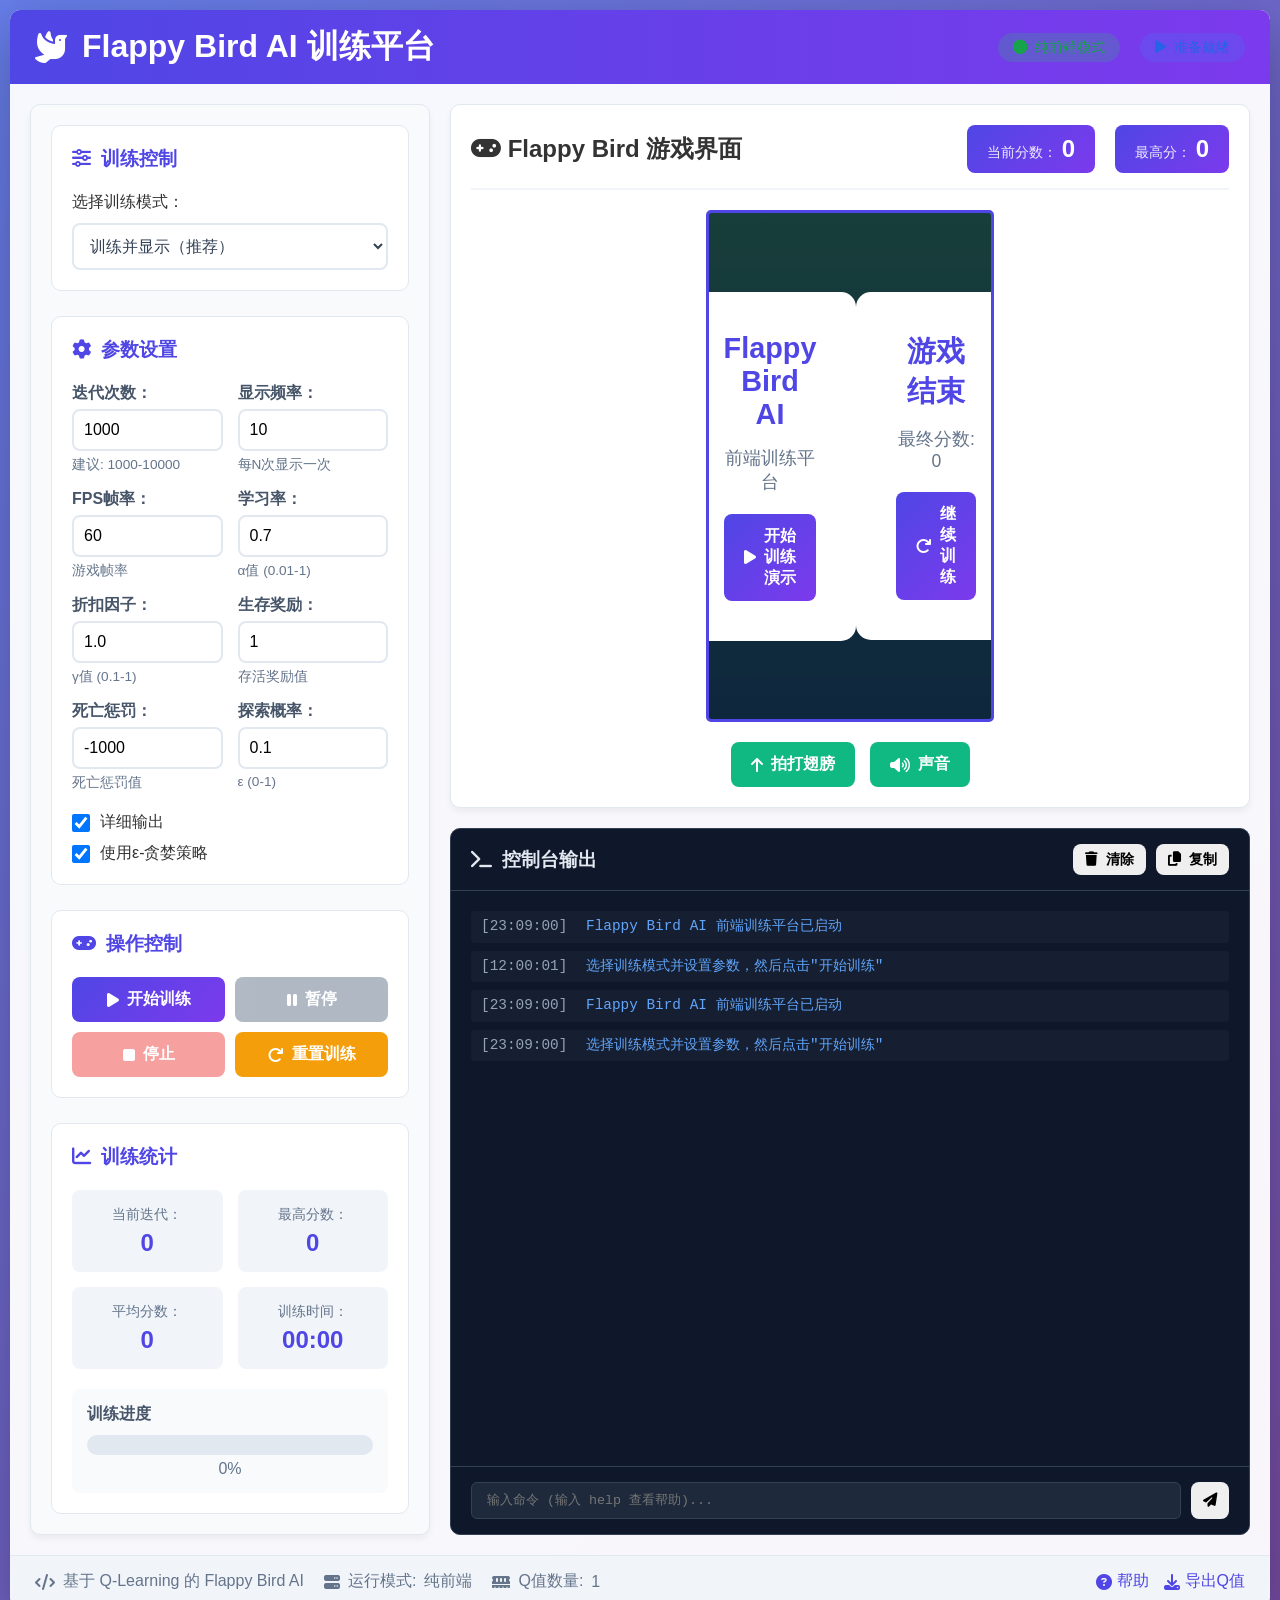
<file: flappy-bird-web/frontend/index.html>
<!DOCTYPE html>
<html lang="zh-CN">
<head>
    <meta charset="UTF-8">
    <meta name="viewport" content="width=device-width, initial-scale=1.0">
    <title>Flappy Bird AI 训练平台</title>
    <link rel="stylesheet" href="css/style.css">
    <link rel="stylesheet" href="https://cdnjs.cloudflare.com/ajax/libs/font-awesome/6.4.0/css/all.min.css">
</head>
<body>
<div class="container">
    <!-- 标题栏 -->
    <header class="header">
        <div class="logo">
            <i class="fas fa-dove"></i>
            <h1>Flappy Bird AI 训练平台</h1>
        </div>
        <div class="status-info">
                <span id="connection-status" class="status-connected">
                    <i class="fas fa-circle"></i> 纯前端模式
                </span>
            <span id="game-status" class="status-ready">
                    <i class="fas fa-play"></i> 准备就绪
                </span>
        </div>
    </header>

    <div class="main-content">
        <!-- 左侧控制台区域 -->
        <section class="control-panel">
            <!-- 功能选择 -->
            <div class="panel-section">
                <h2><i class="fas fa-sliders-h"></i> 训练控制</h2>
                <div class="function-select">
                    <label for="function-select">选择训练模式：</label>
                    <select id="function-select" class="dropdown">
                        <option value="train_with_display">训练并显示（推荐）</option>
                        <option value="initialize_qvalues">初始化Q值</option>
                    </select>
                </div>
            </div>

            <!-- 参数设置 -->
            <div class="panel-section">
                <h2><i class="fas fa-cog"></i> 参数设置</h2>
                <div class="parameter-grid">
                    <div class="param-group">
                        <label for="iterations">迭代次数：</label>
                        <input type="number" id="iterations" value="1000" min="1" max="100000">
                        <span class="param-hint">建议: 1000-10000</span>
                    </div>
                    <div class="param-group">
                        <label for="display-freq">显示频率：</label>
                        <input type="number" id="display-freq" value="10" min="1" max="100">
                        <span class="param-hint">每N次显示一次</span>
                    </div>
                    <div class="param-group">
                        <label for="fps">FPS帧率：</label>
                        <input type="number" id="fps" value="60" min="1" max="120">
                        <span class="param-hint">游戏帧率</span>
                    </div>
                    <div class="param-group">
                        <label for="learning-rate">学习率：</label>
                        <input type="number" id="learning-rate" value="0.7" min="0.01" max="1" step="0.01">
                        <span class="param-hint">α值 (0.01-1)</span>
                    </div>
                    <div class="param-group">
                        <label for="discount-factor">折扣因子：</label>
                        <input type="number" id="discount-factor" value="1.0" min="0.1" max="1" step="0.1">
                        <span class="param-hint">γ值 (0.1-1)</span>
                    </div>
                    <div class="param-group">
                        <label for="reward-alive">生存奖励：</label>
                        <input type="number" id="reward-alive" value="1" min="-100" max="100">
                        <span class="param-hint">存活奖励值</span>
                    </div>
                    <div class="param-group">
                        <label for="reward-death">死亡惩罚：</label>
                        <input type="number" id="reward-death" value="-1000" min="-10000" max="0">
                        <span class="param-hint">死亡惩罚值</span>
                    </div>
                    <div class="param-group">
                        <label for="exploration-rate">探索概率：</label>
                        <input type="number" id="exploration-rate" value="0.1" min="0" max="1" step="0.05">
                        <span class="param-hint">ε (0-1)</span>
                    </div>
                </div>

                <div class="checkbox-group">
                    <label class="checkbox">
                        <input type="checkbox" id="verbose" checked>
                        <span>详细输出</span>
                    </label>
                    <label class="checkbox">
                        <input type="checkbox" id="use-epsilon" checked>
                        <span>使用ε-贪婪策略</span>
                    </label>
                </div>
            </div>

            <!-- 控制按钮 -->
            <div class="panel-section">
                <h2><i class="fas fa-gamepad"></i> 操作控制</h2>
                <div class="button-group">
                    <button id="start-btn" class="btn btn-primary">
                        <i class="fas fa-play"></i> 开始训练
                    </button>
                    <button id="pause-btn" class="btn btn-secondary" disabled>
                        <i class="fas fa-pause"></i> 暂停
                    </button>
                    <button id="stop-btn" class="btn btn-danger" disabled>
                        <i class="fas fa-stop"></i> 停止
                    </button>
                    <button id="reset-btn" class="btn btn-warning">
                        <i class="fas fa-redo"></i> 重置训练
                    </button>
                </div>
            </div>

            <!-- 训练统计 -->
            <div class="panel-section">
                <h2><i class="fas fa-chart-line"></i> 训练统计</h2>
                <div class="stats-grid">
                    <div class="stat-item">
                        <span class="stat-label">当前迭代：</span>
                        <span id="current-iter" class="stat-value">0</span>
                    </div>
                    <div class="stat-item">
                        <span class="stat-label">最高分数：</span>
                        <span id="max-score" class="stat-value">0</span>
                    </div>
                    <div class="stat-item">
                        <span class="stat-label">平均分数：</span>
                        <span id="avg-score" class="stat-value">0.0</span>
                    </div>
                    <div class="stat-item">
                        <span class="stat-label">训练时间：</span>
                        <span id="training-time" class="stat-value">00:00</span>
                    </div>
                </div>
                <div class="progress-container">
                    <div class="progress-label">训练进度</div>
                    <div class="progress-bar">
                        <div id="progress-fill" class="progress-fill" style="width: 0%"></div>
                    </div>
                    <div class="progress-text">
                        <span id="progress-text">0%</span>
                    </div>
                </div>
            </div>
        </section>

        <!-- 右侧游戏区域 -->
        <section class="game-area">
            <!-- 游戏画布容器 -->
            <div class="game-container">
                <div class="game-header">
                    <h2><i class="fas fa-gamepad"></i> Flappy Bird 游戏界面</h2>
                    <div class="game-scores">
                        <div class="score-display">
                            <span class="score-label">当前分数：</span>
                            <span id="current-score" class="score-value">0</span>
                        </div>
                        <div class="score-display">
                            <span class="score-label">最高分：</span>
                            <span id="best-score" class="score-value">0</span>
                        </div>
                    </div>
                </div>

                <div class="game-canvas-container">
                    <!-- 游戏画布 -->
                    <canvas id="game-canvas" width="288" height="512"></canvas>

                    <!-- 游戏状态覆盖层 -->
                    <div id="game-overlay" class="game-overlay active">
                        <div id="welcome-screen" class="overlay-content active">
                            <h3>Flappy Bird AI</h3>
                            <p>前端训练平台</p>
                            <button id="start-game-btn" class="btn btn-primary">
                                <i class="fas fa-play"></i> 开始训练演示
                            </button>
                        </div>
                        <div id="game-over-screen" class="overlay-content">
                            <h3>游戏结束</h3>
                            <p>最终分数: <span id="final-score">0</span></p>
                            <button id="restart-game-btn" class="btn btn-primary">
                                <i class="fas fa-redo"></i> 继续训练
                            </button>
                        </div>
                    </div>
                </div>

                <div class="game-controls">
                    <button id="flap-btn" class="btn btn-game">
                        <i class="fas fa-arrow-up"></i> 拍打翅膀
                    </button>
                    <button id="toggle-sound" class="btn btn-game">
                        <i class="fas fa-volume-up"></i> 声音
                    </button>
                </div>
            </div>

            <!-- 控制台输出 -->
            <div class="console-container">
                <div class="console-header">
                    <h3><i class="fas fa-terminal"></i> 控制台输出</h3>
                    <div class="console-actions">
                        <button id="clear-console" class="btn btn-small">
                            <i class="fas fa-trash"></i> 清除
                        </button>
                        <button id="copy-console" class="btn btn-small">
                            <i class="fas fa-copy"></i> 复制
                        </button>
                    </div>
                </div>
                <div class="console-output" id="console-output">
                    <div class="console-message info">
                        <span class="timestamp" id="timestamp-start">[12:00:00]</span>
                        <span class="message">Flappy Bird AI 前端训练平台已启动</span>
                    </div>
                    <div class="console-message info">
                        <span class="timestamp">[12:00:01]</span>
                        <span class="message">选择训练模式并设置参数，然后点击"开始训练"</span>
                    </div>
                </div>
                <div class="console-input">
                    <input type="text" id="console-input" placeholder="输入命令 (输入 help 查看帮助)...">
                    <button id="send-command" class="btn btn-small">
                        <i class="fas fa-paper-plane"></i>
                    </button>
                </div>
            </div>
        </section>
    </div>

    <!-- 底部信息栏 -->
    <footer class="footer">
        <div class="footer-info">
            <span><i class="fas fa-code"></i> 基于 Q-Learning 的 Flappy Bird AI</span>
            <span><i class="fas fa-server"></i> 运行模式: <span id="server-status">纯前端</span></span>
            <span><i class="fas fa-memory"></i> Q值数量: <span id="qvalues-count">0</span></span>
        </div>
        <div class="footer-links">
            <a href="#" id="help-link"><i class="fas fa-question-circle"></i> 帮助</a>
            <a href="#" id="download-qvalues"><i class="fas fa-download"></i> 导出Q值</a>
        </div>
    </footer>
</div>

<!-- JavaScript文件 -->
<script src="js/bot.js"></script>
<script src="js/game.js"></script>
<script src="js/ui.js"></script>
</body>
</html>
</file>
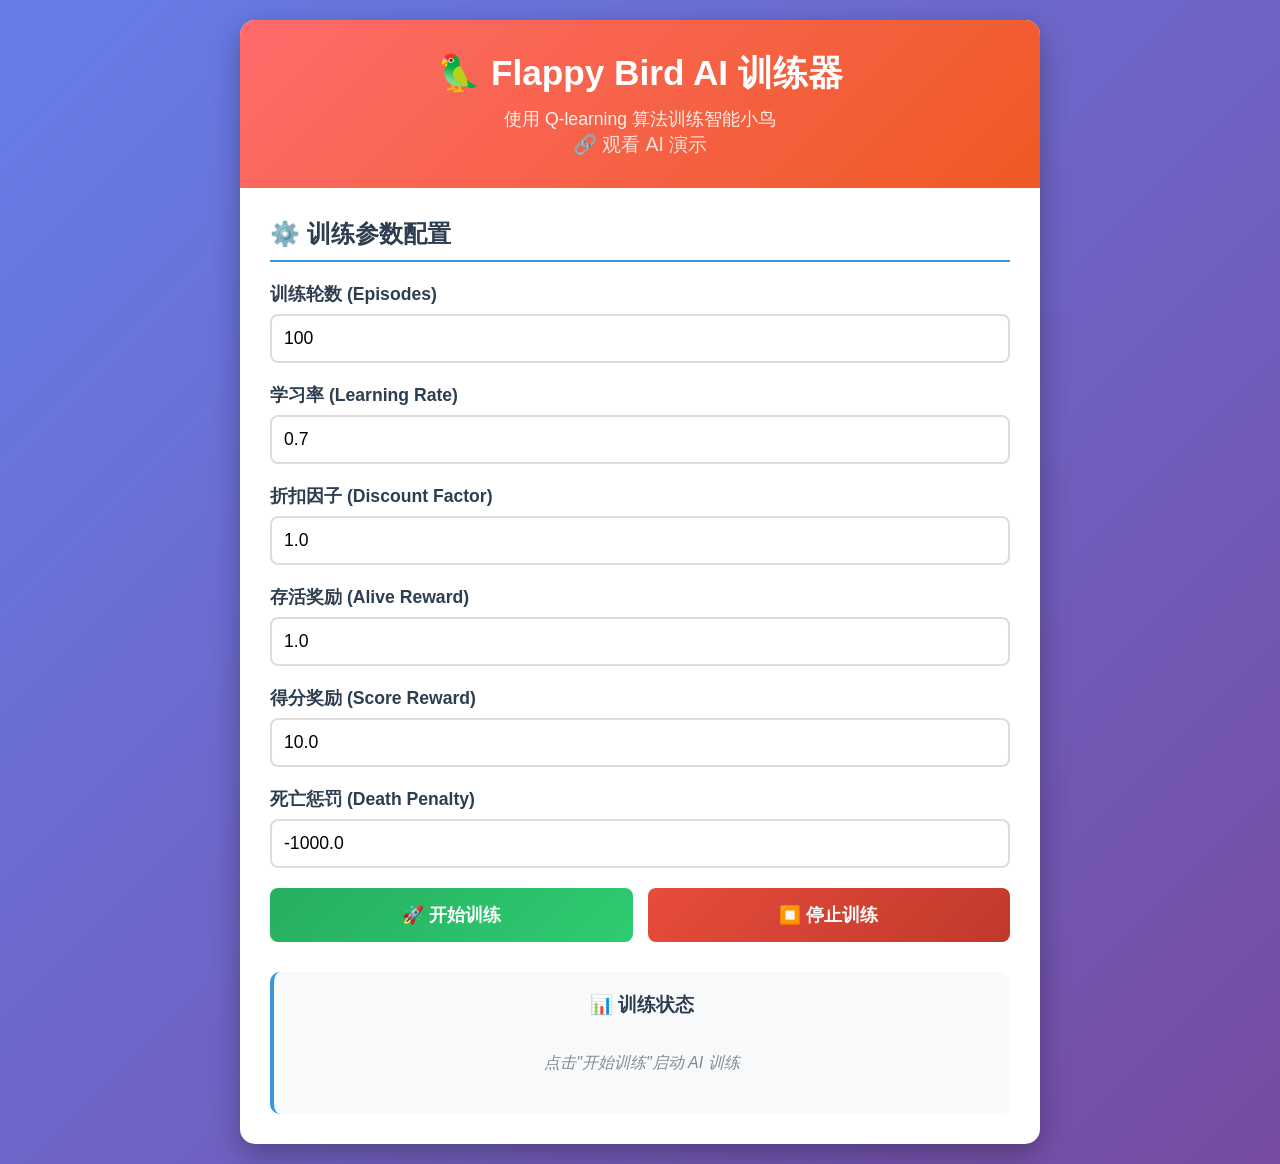
<file: web/templates/index.html>
<!DOCTYPE html>
<html lang="zh-CN">
<head>
    <meta charset="UTF-8">
    <meta name="viewport" content="width=device-width, initial-scale=1.0">
    <title>Flappy Bird AI 训练器</title>
    <style>
        * {
            margin: 0;
            padding: 0;
            box-sizing: border-box;
        }
        
        body {
            font-family: 'Segoe UI', Tahoma, Geneva, Verdana, sans-serif;
            background: linear-gradient(135deg, #667eea 0%, #764ba2 100%);
            min-height: 100vh;
            padding: 20px;
        }
        
        .container {
            max-width: 800px;
            margin: 0 auto;
            background: white;
            border-radius: 15px;
            box-shadow: 0 10px 30px rgba(0,0,0,0.3);
            overflow: hidden;
        }
        
        header {
            background: linear-gradient(135deg, #ff6b6b 0%, #ee5a24 100%);
            color: white;
            padding: 30px;
            text-align: center;
        }
        
        header h1 {
            font-size: 2.2rem;
            margin-bottom: 10px;
        }
        
        header p {
            opacity: 0.9;
            font-size: 1.1rem;
        }
        
        .content {
            padding: 30px;
        }
        
        .form-section {
            margin-bottom: 30px;
        }
        
        .form-section h2 {
            color: #2c3e50;
            margin-bottom: 20px;
            padding-bottom: 10px;
            border-bottom: 2px solid #3498db;
        }
        
        .form-group {
            margin-bottom: 20px;
        }
        
        label {
            display: block;
            margin-bottom: 8px;
            font-weight: bold;
            color: #2c3e50;
            font-size: 1.1rem;
        }
        
        input[type="number"] {
            width: 100%;
            padding: 12px;
            border: 2px solid #ddd;
            border-radius: 8px;
            font-size: 1.1rem;
            transition: border-color 0.3s;
        }
        
        input[type="number"]:focus {
            outline: none;
            border-color: #3498db;
        }
        
        .button-group {
            display: flex;
            gap: 15px;
            margin-top: 20px;
        }
        
        button {
            flex: 1;
            padding: 15px;
            border: none;
            border-radius: 8px;
            font-size: 1.1rem;
            font-weight: bold;
            cursor: pointer;
            transition: all 0.3s;
        }
        
        .btn-start {
            background: linear-gradient(135deg, #27ae60 0%, #2ecc71 100%);
            color: white;
        }
        
        .btn-start:hover {
            background: linear-gradient(135deg, #219653 0%, #27ae60 100%);
            transform: translateY(-2px);
        }
        
        .btn-stop {
            background: linear-gradient(135deg, #e74c3c 0%, #c0392b 100%);
            color: white;
        }
        
        .btn-stop:hover {
            background: linear-gradient(135deg, #c0392b 0%, #a93226 100%);
            transform: translateY(-2px);
        }
        
        .status-section {
            margin-top: 30px;
            padding: 20px;
            background: #f8f9fa;
            border-radius: 10px;
            border-left: 4px solid #3498db;
        }
        
        .status-section h3 {
            color: #2c3e50;
            margin-bottom: 15px;
            text-align: center;
        }
        
        .progress-container {
            margin: 20px 0;
        }
        
        .progress-label {
            display: flex;
            justify-content: space-between;
            margin-bottom: 8px;
            font-weight: bold;
            color: #2c3e50;
        }
        
        .progress-bar {
            height: 25px;
            background: #ecf0f1;
            border-radius: 12px;
            overflow: hidden;
            box-shadow: inset 0 1px 3px rgba(0,0,0,0.2);
        }
        
        .progress-fill {
            height: 100%;
            background: linear-gradient(90deg, #3498db, #2980b9);
            border-radius: 12px;
            transition: width 0.5s ease;
            width: 0%;
        }
        
        .stats-grid {
            display: grid;
            grid-template-columns: repeat(auto-fit, minmax(150px, 1fr));
            gap: 15px;
            margin-top: 20px;
        }
        
        .stat-card {
            background: white;
            padding: 15px;
            border-radius: 8px;
            text-align: center;
            box-shadow: 0 2px 5px rgba(0,0,0,0.1);
        }
        
        .stat-value {
            font-size: 1.8rem;
            font-weight: bold;
            color: #2c3e50;
            margin: 5px 0;
        }
        
        .stat-label {
            color: #7f8c8d;
            font-size: 0.9rem;
        }
        
        .not-training {
            text-align: center;
            color: #7f8c8d;
            font-style: italic;
            padding: 20px;
        }
        
        @media (max-width: 600px) {
            .button-group {
                flex-direction: column;
            }
            
            header {
                padding: 20px;
            }
            
            header h1 {
                font-size: 1.8rem;
            }
            
            .content {
                padding: 20px;
            }
        }
    </style>
</head>
<body>
    <div class="container">
        <header>
            <h1>🦜 Flappy Bird AI 训练器</h1>
            <p>使用 Q-learning 算法训练智能小鸟</p>
            <p>
  <a href="/demo"
     style="color: white; 
            text-decoration: none; 
            font-size: 1.1em; 
            font-weight: 500; 
            opacity: 0.9;"
     onmouseover="this.style.opacity='1'"
     onmouseout="this.style.opacity='0.9'">
    🔗 观看 AI 演示
  </a>
</p>
        </header>
        <div class="content">
            <div class="form-section">
                <h2>⚙️ 训练参数配置</h2>
                
                <div class="form-group">
                    <label for="episodes">训练轮数 (Episodes)</label>
                    <input type="number" id="episodes" value="100" min="1" max="10000" step="10">
                </div>
                
                <div class="form-group">
                    <label for="learning_rate">学习率 (Learning Rate)</label>
                    <input type="number" id="learning_rate" value="0.7" min="0.1" max="1.0" step="0.1">
                </div>
                
                <div class="form-group">
                    <label for="discount_factor">折扣因子 (Discount Factor)</label>
                    <input type="number" id="discount_factor" value="1.0" min="0" max="1.0" step="0.1">
                </div>
                
                <div class="form-group">
                    <label for="alive_reward">存活奖励 (Alive Reward)</label>
                    <input type="number" id="alive_reward" value="1.0" min="-100" max="100" step="0.1">
                </div>
                <div class="form-group">
                    <label for="score_reward">得分奖励 (Score Reward)</label>
                    <input type="number" id="score_reward" value="10.0" min="-100" max="1000" step="1">
                </div>
                <div class="form-group">
                    <label for="death_penalty">死亡惩罚 (Death Penalty)</label>
                    <input type="number" id="death_penalty" value="-1000.0" min="-10000" max="0" step="10">
                </div>
                
                <div class="button-group">
                    <button class="btn-start" onclick="startTraining()">🚀 开始训练</button>
                    <button class="btn-stop" onclick="stopTraining()">⏹️ 停止训练</button>
                </div>
            </div>
            
            <div class="status-section">
                <h3>📊 训练状态</h3>
                <div id="status-content">
                    <div class="not-training">点击"开始训练"启动 AI 训练</div>
                </div>
            </div>
        </div>
    </div>

    <script>
        let trainingInterval = null;
        let isTraining = false;
        
        async function startTraining() {
            if (isTraining) {
                alert('训练已在进行中！');
                return;
            }
            
            const params = {
                episodes: parseInt(document.getElementById('episodes').value),
                learning_rate: parseFloat(document.getElementById('learning_rate').value),
                discount_factor: parseFloat(document.getElementById('discount_factor').value),
                alive_reward: parseFloat(document.getElementById('alive_reward').value),
                score_reward: parseFloat(document.getElementById('score_reward').value),
                death_penalty: parseFloat(document.getElementById('death_penalty').value)
            };
            
            // 参数验证
            if (isNaN(params.episodes) || params.episodes < 1 || params.episodes > 10000) {
                alert('请设置有效的训练轮数 (1-10000)');
                return;
            }
            
            try {
                const response = await fetch('/api/train', {
                    method: 'POST',
                    headers: {'Content-Type': 'application/json'},
                    body: JSON.stringify(params)
                });
                
                const result = await response.json();
                if (result.success) {
                    isTraining = true;
                    updateStatusUI('正在启动训练...');
                    startStatusPolling();
                } else {
                    alert('启动失败: ' + result.message);
                }
            } catch (error) {
                alert('网络错误: ' + error.message);
            }
        }
        
        async function stopTraining() {
            if (!isTraining) {
                alert('没有正在进行的训练');
                return;
            }
            
            try {
                await fetch('/api/stop', {method: 'POST'});
                isTraining = false;
                clearInterval(trainingInterval);
                updateStatusUI('训练已停止');
            } catch (error) {
                alert('停止失败: ' + error.message);
            }
        }
        
        function startStatusPolling() {
            trainingInterval = setInterval(async () => {
                try {
                    const response = await fetch('/api/status');
                    const status = await response.json();
                    
                    if (!status.is_training) {
                        isTraining = false;
                        clearInterval(trainingInterval);
                        updateStatusUI('训练已完成！', status.progress);
                    } else {
                        updateStatusUI('训练中...', status.progress);
                    }
                } catch (error) {
                    console.error('获取状态失败:', error);
                }
            }, 1000);
        }
        
        function updateStatusUI(message, progress = null) {
            const statusContent = document.getElementById('status-content');
            
            if (progress && progress.episode) {
                const percent = (progress.episode / progress.total_episodes) * 100;
                const statsHTML = `
                    <div class="progress-container">
                        <div class="progress-label">
                            <span>进度: ${progress.episode}/${progress.total_episodes}</span>
                            <span>${Math.round(percent)}%</span>
                        </div>
                        <div class="progress-bar">
                            <div class="progress-fill" style="width: ${percent}%"></div>
                        </div>
                    </div>
                    <div class="stats-grid">
                        <div class="stat-card">
                            <div class="stat-value">${progress.score}</div>
                            <div class="stat-label">当前得分</div>
                        </div>
                        <div class="stat-card">
                            <div class="stat-value">${progress.best_score}</div>
                            <div class="stat-label">最佳得分</div>
                        </div>
                        <div class="stat-card">
                            <div class="stat-value">${progress.avg_score}</div>
                            <div class="stat-label">平均得分</div>
                        </div>
                    </div>
                `;
                statusContent.innerHTML = statsHTML;
            } else {
                statusContent.innerHTML = `<div class="not-training">${message}</div>`;
            }
        }
    </script>
</body>
</html>
</file>
<file: flappy-bird-web/frontend/css/style.css>
/* 全局样式 */
* {
    margin: 0;
    padding: 0;
    box-sizing: border-box;
}

body {
    font-family: 'Segoe UI', Tahoma, Geneva, Verdana, sans-serif;
    background: linear-gradient(135deg, #667eea 0%, #764ba2 100%);
    color: #333;
    min-height: 100vh;
    overflow-x: hidden;
}

.container {
    display: flex;
    flex-direction: column;
    min-height: 100vh;
    background: rgba(255, 255, 255, 0.95);
    border-radius: 10px;
    margin: 10px;
    box-shadow: 0 20px 60px rgba(0, 0, 0, 0.3);
}

/* 头部样式 */
.header {
    background: linear-gradient(90deg, #4f46e5, #7c3aed);
    color: white;
    padding: 15px 25px;
    display: flex;
    justify-content: space-between;
    align-items: center;
    border-radius: 10px 10px 0 0;
}

.logo {
    display: flex;
    align-items: center;
    gap: 15px;
}

.logo i {
    font-size: 2rem;
    animation: float 3s ease-in-out infinite;
}

@keyframes float {
    0%, 100% { transform: translateY(0); }
    50% { transform: translateY(-10px); }
}

.status-info {
    display: flex;
    gap: 20px;
}

.status-connected, .status-ready {
    padding: 5px 15px;
    border-radius: 20px;
    font-size: 0.9rem;
    display: flex;
    align-items: center;
    gap: 8px;
}

.status-connected {
    background: rgba(34, 197, 94, 0.2);
    color: #16a34a;
}

.status-ready {
    background: rgba(59, 130, 246, 0.2);
    color: #2563eb;
}

/* 主要内容区域 */
.main-content {
    display: flex;
    flex: 1;
    padding: 20px;
    gap: 20px;
    min-height: 0;
}

/* 左侧控制面板 */
.control-panel {
    flex: 0 0 400px;
    background: #f8fafc;
    border-radius: 10px;
    padding: 20px;
    display: flex;
    flex-direction: column;
    gap: 25px;
    border: 1px solid #e2e8f0;
    box-shadow: 0 4px 6px rgba(0, 0, 0, 0.05);
}

.panel-section {
    background: white;
    padding: 20px;
    border-radius: 10px;
    border: 1px solid #e2e8f0;
}

.panel-section h2 {
    color: #4f46e5;
    margin-bottom: 20px;
    display: flex;
    align-items: center;
    gap: 10px;
    font-size: 1.2rem;
}

/* 功能选择 */
.function-select {
    display: flex;
    flex-direction: column;
    gap: 10px;
}

.dropdown {
    padding: 12px;
    border: 2px solid #e2e8f0;
    border-radius: 8px;
    font-size: 1rem;
    background: white;
    color: #334155;
    transition: border-color 0.3s;
}

.dropdown:focus {
    outline: none;
    border-color: #4f46e5;
}

/* 参数设置 */
.parameter-grid {
    display: grid;
    grid-template-columns: repeat(2, 1fr);
    gap: 15px;
    margin-bottom: 20px;
}

.param-group {
    display: flex;
    flex-direction: column;
    gap: 5px;
}

.param-group label {
    font-weight: 600;
    color: #475569;
}

.param-group input {
    padding: 10px;
    border: 2px solid #e2e8f0;
    border-radius: 8px;
    font-size: 1rem;
}

.param-hint {
    font-size: 0.85rem;
    color: #64748b;
}

.checkbox-group {
    display: flex;
    flex-direction: column;
    gap: 10px;
}

.checkbox {
    display: flex;
    align-items: center;
    gap: 10px;
    cursor: pointer;
}

.checkbox input {
    width: 18px;
    height: 18px;
    cursor: pointer;
}

/* 按钮样式 */
.button-group {
    display: grid;
    grid-template-columns: repeat(2, 1fr);
    gap: 10px;
}

.btn {
    padding: 12px 20px;
    border: none;
    border-radius: 8px;
    font-size: 1rem;
    font-weight: 600;
    cursor: pointer;
    transition: all 0.3s;
    display: flex;
    align-items: center;
    justify-content: center;
    gap: 8px;
}

.btn-primary {
    background: linear-gradient(135deg, #4f46e5, #7c3aed);
    color: white;
}

.btn-primary:hover {
    transform: translateY(-2px);
    box-shadow: 0 4px 12px rgba(79, 70, 229, 0.4);
}

.btn-secondary {
    background: #64748b;
    color: white;
}

.btn-danger {
    background: #ef4444;
    color: white;
}

.btn-warning {
    background: #f59e0b;
    color: white;
}

.btn-game {
    background: #10b981;
    color: white;
}

.btn-small {
    padding: 6px 12px;
    font-size: 0.9rem;
}

.btn:disabled {
    opacity: 0.5;
    cursor: not-allowed;
    transform: none !important;
}

/* 统计信息 */
.stats-grid {
    display: grid;
    grid-template-columns: repeat(2, 1fr);
    gap: 15px;
    margin-bottom: 20px;
}

.stat-item {
    background: #f1f5f9;
    padding: 15px;
    border-radius: 8px;
    text-align: center;
}

.stat-label {
    display: block;
    font-size: 0.9rem;
    color: #64748b;
    margin-bottom: 5px;
}

.stat-value {
    font-size: 1.5rem;
    font-weight: 700;
    color: #4f46e5;
}

/* 进度条 */
.progress-container {
    background: #f8fafc;
    padding: 15px;
    border-radius: 8px;
}

.progress-label {
    margin-bottom: 10px;
    color: #475569;
    font-weight: 600;
}

.progress-bar {
    height: 20px;
    background: #e2e8f0;
    border-radius: 10px;
    overflow: hidden;
}

.progress-fill {
    height: 100%;
    background: linear-gradient(90deg, #4f46e5, #7c3aed);
    transition: width 0.3s;
    border-radius: 10px;
}

.progress-text {
    text-align: center;
    margin-top: 5px;
    color: #64748b;
}

/* 右侧游戏区域 */
.game-area {
    flex: 1;
    display: flex;
    flex-direction: column;
    gap: 20px;
}

/* 游戏容器 */
.game-container {
    background: white;
    border-radius: 10px;
    padding: 20px;
    border: 1px solid #e2e8f0;
    box-shadow: 0 4px 6px rgba(0, 0, 0, 0.05);
}

.game-header {
    display: flex;
    justify-content: space-between;
    align-items: center;
    margin-bottom: 20px;
    padding-bottom: 15px;
    border-bottom: 2px solid #f1f5f9;
}

.game-scores {
    display: flex;
    gap: 20px;
}

.score-display {
    background: linear-gradient(135deg, #4f46e5, #7c3aed);
    padding: 10px 20px;
    border-radius: 8px;
    color: white;
}

.score-label {
    font-size: 0.9rem;
    opacity: 0.9;
}

.score-value {
    font-size: 1.5rem;
    font-weight: 700;
}

/* 游戏画布 */
.game-canvas-container {
    position: relative;
    width: 288px;
    height: 512px;
    margin: 0 auto;
    border: 3px solid #4f46e5;
    border-radius: 5px;
    overflow: hidden;
    background: linear-gradient(180deg, #4fd1c5 0%, #3182ce 100%);
}

#game-canvas {
    width: 100%;
    height: 100%;
    display: block;
}

.game-overlay {
    position: absolute;
    top: 0;
    left: 0;
    width: 100%;
    height: 100%;
    background: rgba(0, 0, 0, 0.7);
    display: flex;
    align-items: center;
    justify-content: center;
    opacity: 0;
    visibility: hidden;
    transition: all 0.3s;
}

.game-overlay.active {
    opacity: 1;
    visibility: visible;
}

.overlay-content {
    background: white;
    padding: 40px;
    border-radius: 15px;
    text-align: center;
    max-width: 80%;
    animation: fadeIn 0.5s;
}

@keyframes fadeIn {
    from { opacity: 0; transform: scale(0.9); }
    to { opacity: 1; transform: scale(1); }
}

.overlay-content h3 {
    color: #4f46e5;
    margin-bottom: 15px;
    font-size: 1.8rem;
}

.overlay-content p {
    color: #64748b;
    margin-bottom: 20px;
    font-size: 1.1rem;
}

.game-controls {
    display: flex;
    justify-content: center;
    gap: 15px;
    margin-top: 20px;
}

/* 控制台输出 */
.console-container {
    background: #1e293b;
    border-radius: 10px;
    overflow: hidden;
    flex: 1;
    display: flex;
    flex-direction: column;
    border: 1px solid #334155;
}

.console-header {
    background: #0f172a;
    padding: 15px 20px;
    display: flex;
    justify-content: space-between;
    align-items: center;
    border-bottom: 1px solid #334155;
}

.console-header h3 {
    color: #e2e8f0;
    display: flex;
    align-items: center;
    gap: 10px;
}

.console-actions {
    display: flex;
    gap: 10px;
}

.console-output {
    flex: 1;
    padding: 20px;
    overflow-y: auto;
    font-family: 'Courier New', monospace;
    font-size: 0.9rem;
    line-height: 1.5;
    background: #0f172a;
}

.console-message {
    margin-bottom: 8px;
    padding: 5px 10px;
    border-radius: 4px;
    background: rgba(30, 41, 59, 0.5);
}

.console-message.info {
    color: #60a5fa;
}

.console-message.success {
    color: #34d399;
}

.console-message.warning {
    color: #fbbf24;
}

.console-message.error {
    color: #f87171;
}

.timestamp {
    color: #94a3b8;
    margin-right: 10px;
}

.console-input {
    padding: 15px 20px;
    background: #0f172a;
    border-top: 1px solid #334155;
    display: flex;
    gap: 10px;
}

.console-input input {
    flex: 1;
    padding: 10px 15px;
    background: #1e293b;
    border: 1px solid #334155;
    border-radius: 6px;
    color: #e2e8f0;
    font-family: 'Courier New', monospace;
}

.console-input input:focus {
    outline: none;
    border-color: #4f46e5;
}

/* 底部样式 */
.footer {
    background: #f1f5f9;
    padding: 15px 25px;
    display: flex;
    justify-content: space-between;
    align-items: center;
    border-radius: 0 0 10px 10px;
    border-top: 1px solid #e2e8f0;
}

.footer-info {
    display: flex;
    gap: 20px;
    color: #64748b;
}

.footer-info span {
    display: flex;
    align-items: center;
    gap: 8px;
}

.footer-links {
    display: flex;
    gap: 15px;
}

.footer-links a {
    color: #4f46e5;
    text-decoration: none;
    font-weight: 500;
    display: flex;
    align-items: center;
    gap: 5px;
    transition: color 0.3s;
}

.footer-links a:hover {
    color: #7c3aed;
}

/* 响应式设计 */
@media (max-width: 1200px) {
    .main-content {
        flex-direction: column;
    }

    .control-panel {
        flex: 0 0 auto;
        width: 100%;
    }

    .game-canvas-container {
        margin: 0 auto;
    }
}

@media (max-width: 768px) {
    .header, .footer {
        flex-direction: column;
        gap: 15px;
        text-align: center;
    }

    .button-group {
        grid-template-columns: 1fr;
    }

    .stats-grid {
        grid-template-columns: 1fr;
    }

    .parameter-grid {
        grid-template-columns: 1fr;
    }

    .game-header {
        flex-direction: column;
        gap: 15px;
    }
}

/* 自定义滚动条 */
::-webkit-scrollbar {
    width: 8px;
    height: 8px;
}

::-webkit-scrollbar-track {
    background: #f1f5f9;
    border-radius: 4px;
}

::-webkit-scrollbar-thumb {
    background: #cbd5e1;
    border-radius: 4px;
}

::-webkit-scrollbar-thumb:hover {
    background: #94a3b8;
}

.console-output::-webkit-scrollbar-track {
    background: #0f172a;
}

.console-output::-webkit-scrollbar-thumb {
    background: #334155;
}

.console-output::-webkit-scrollbar-thumb:hover {
    background: #475569;
}
</file>
